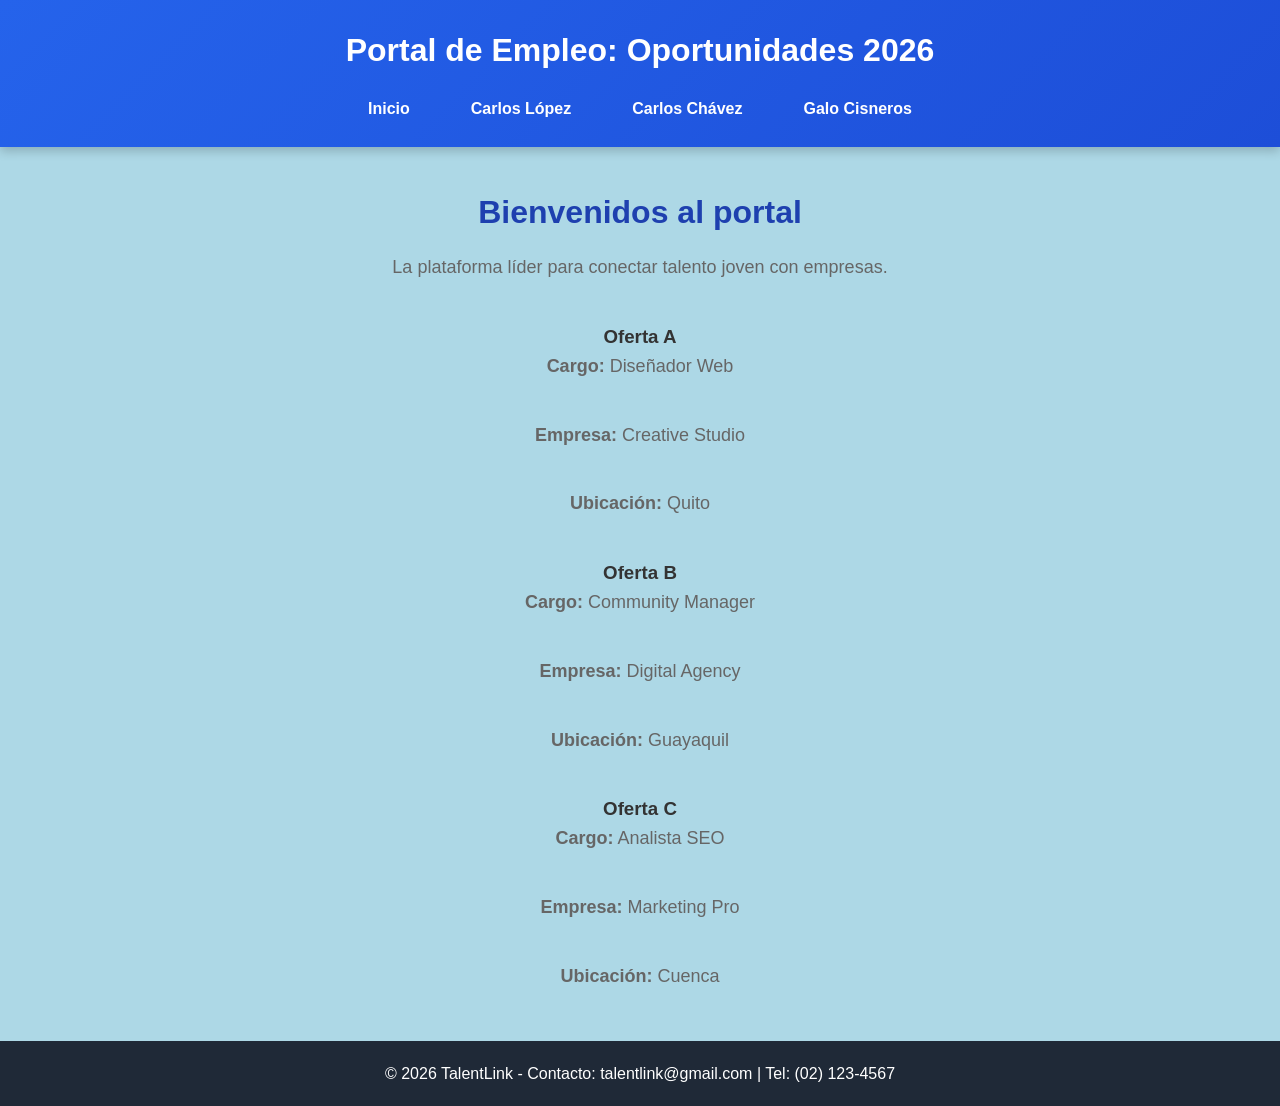
<file: index.html>
<!doctype html>
<html lang="es">
  <head>
    <meta charset="UTF-8" />
    <meta name="viewport" content="width=device-width, initial-scale=1.0" />
    <title>Portal de Empleo Universitario</title>
    <link rel="stylesheet" href="css/styles.css" />
  </head>

  <body>
    <header>
        <h1>Portal de Empleo: Oportunidades 2026</h1>
        <nav>
            <ul>
                <li><a href="index.html">Inicio</a></li>
                <li><a href="cv/cv_cv1.html">Carlos López</a></li>
                <li><a href="cv/cv_cv2.html">Carlos Chávez</a></li>
                <li><a href="cv/cv_cv3.html">Galo Cisneros</a></li>
            </ul>
        </nav>
    </header>

    <main>
      <h2>Bienvenidos al portal</h2>
      <p>La plataforma líder para conectar talento joven con empresas.</p>
      
      <div id="contenedor-destacados">
        <div class="oferta">
          <h3>Oferta A</h3>
          <p><strong>Cargo:</strong> Diseñador Web</p>
          <p><strong>Empresa:</strong> Creative Studio</p>
          <p><strong>Ubicación:</strong> Quito</p>
        </div>
      </div>
      <div id="contenedor-destacados">
         <div class="oferta">
            <h3>Oferta B</h3>
            <p><strong>Cargo:</strong> Community Manager</p>
            <p><strong>Empresa:</strong> Digital Agency</p>
            <p><strong>Ubicación:</strong> Guayaquil</p>
        </div>
      </div>
      <div id="destacadoscontainer">
         <div class="oferta">
             <h3>Oferta C</h3>
             <p><strong>Cargo:</strong> Analista SEO</p>
             <p><strong>Empresa:</strong> Marketing Pro</p>
             <p><strong>Ubicación:</strong> Cuenca</p>
         </div>
      </div>
    </main>

    <footer>
        <p>© 2026 TalentLink - Contacto: talentlink@gmail.com | Tel: (02) 123-4567</p>
    </footer>
  </body>
</html>
</file>
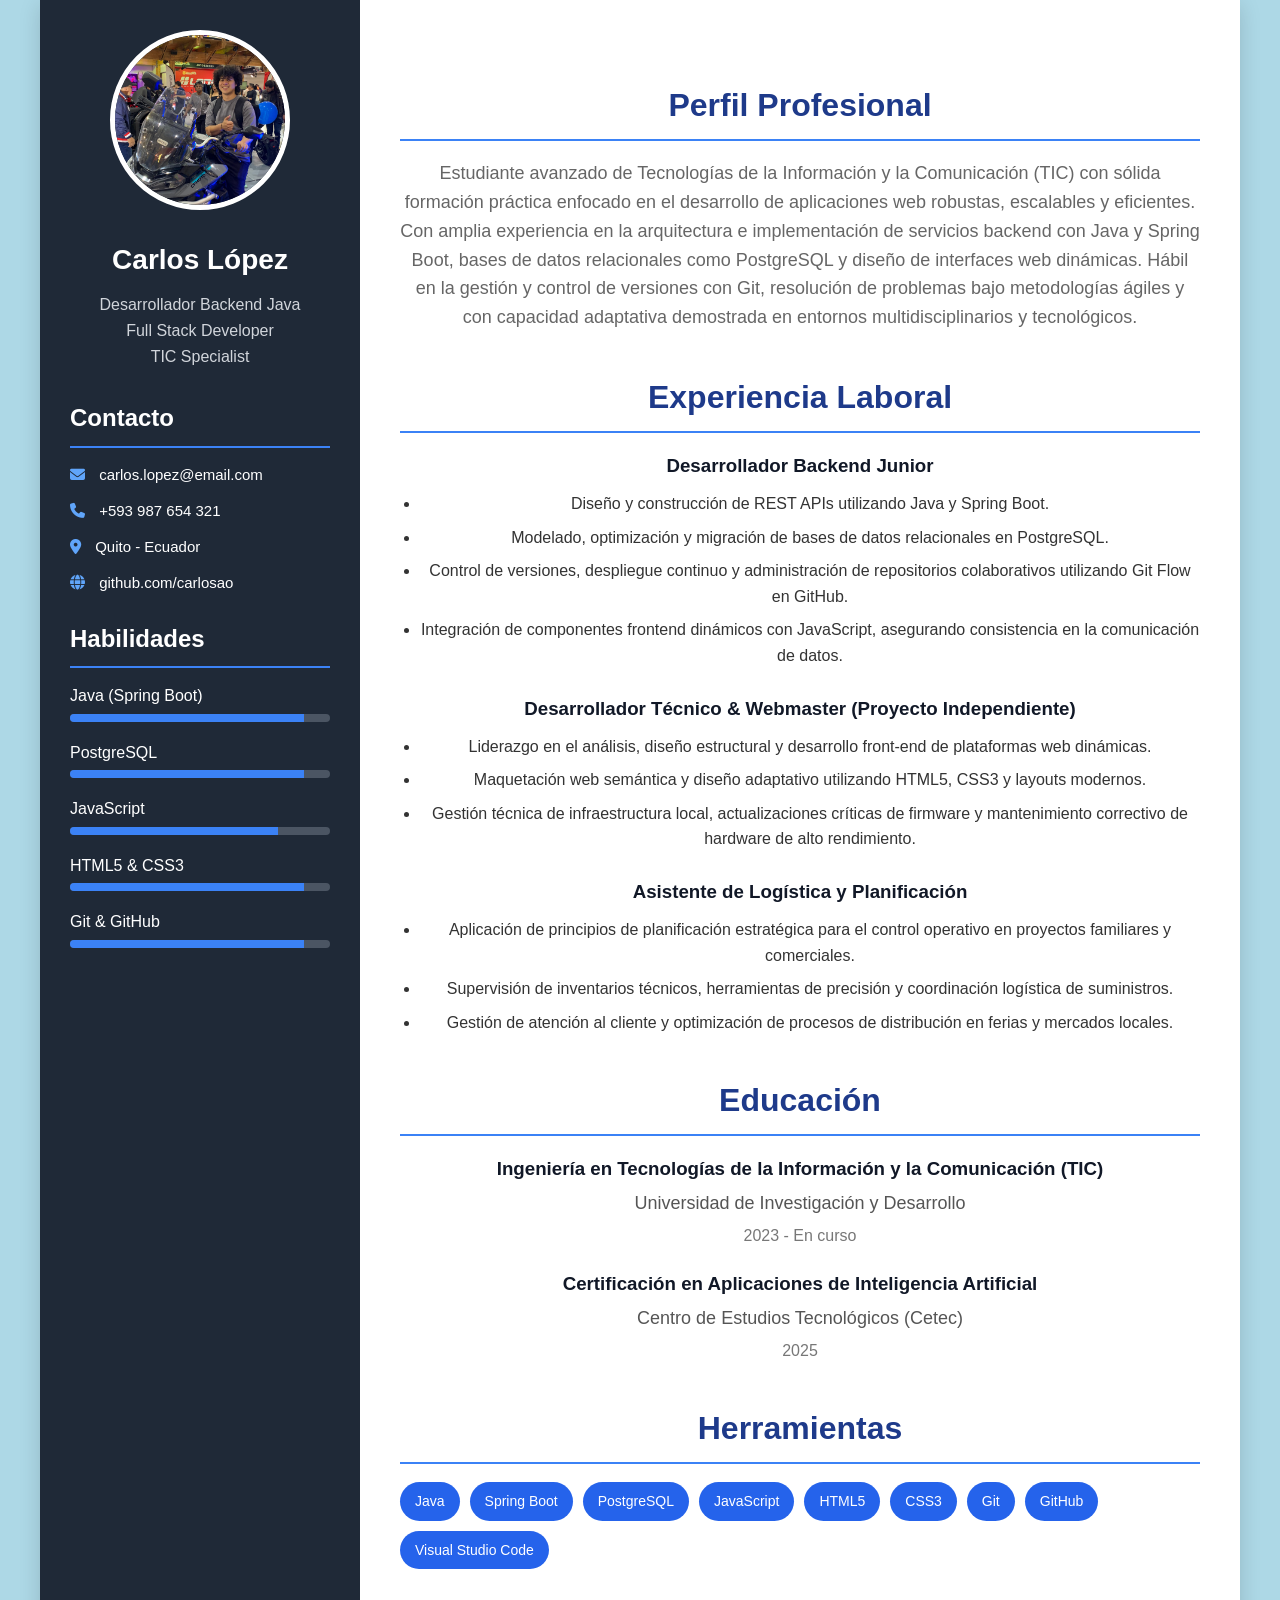
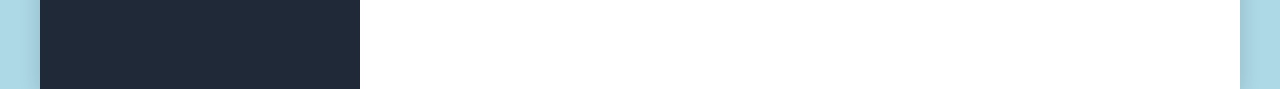
<file: cv/cv_cv1.html>
<!DOCTYPE html>
<html lang="es">
<head>
    <meta charset="UTF-8">
    <meta name="viewport" content="width=device-width, initial-scale=1.0">
    <title>CV - Carlos López</title>

    <!-- Hoja de estilos -->
    <link rel="stylesheet" href="../css/styles.css">

    <!-- Iconos -->
    <link rel="stylesheet"
        href="https://cdnjs.cloudflare.com/ajax/libs/font-awesome/6.5.2/css/all.min.css">
</head>

<body>

<div class="cv-container">

    <!-- ==================== SIDEBAR ==================== -->

    <aside class="sidebar">

        <div class="perfil">

            <img src="../img/carlos.jpeg" alt="Foto de Carlos López" class="foto-perfil">

            <h1>Carlos López</h1>

            <p class="cargo">
                Desarrollador Backend Java 
                <br>
                Full Stack Developer 
                <br>
                TIC Specialist
            </p>

        </div>

        <section class="contacto">

            <h2>Contacto</h2>

            <ul>

                <li>
                    <i class="fa-solid fa-envelope"></i>
                    carlos.lopez@email.com
                </li>

                <li>
                    <i class="fa-solid fa-phone"></i>
                    +593 987 654 321
                </li>

                <li>
                    <i class="fa-solid fa-location-dot"></i>
                    Quito - Ecuador
                </li>

                <li>
                    <i class="fa-solid fa-globe"></i>
                    github.com/carlosao
                </li>

            </ul>

        </section>

        <section class="habilidades">

            <h2>Habilidades</h2>

            <div class="skill">
                <span>Java (Spring Boot)</span>
                <div class="barra">
                    <div class="nivel noventa"></div>
                </div>
            </div>

            <div class="skill">
                <span>PostgreSQL</span>
                <div class="barra">
                    <div class="nivel noventa"></div>
                </div>
            </div>

            <div class="skill">
                <span>JavaScript</span>
                <div class="barra">
                    <div class="nivel ochenta"></div>
                </div>
            </div>

            <div class="skill">
                <span>HTML5 & CSS3</span>
                <div class="barra">
                    <div class="nivel noventa"></div>
                </div>
            </div>

            <div class="skill">
                <span>Git & GitHub</span>
                <div class="barra">
                    <div class="nivel noventa"></div>
                </div>
            </div>

        </section>

    </aside>

    <!-- ==================== CONTENIDO ==================== -->

    <main class="contenido">

        <section class="sobre-mi">

            <h2>Perfil Profesional</h2>

            <p>
                Estudiante avanzado de Tecnologías de la Información y la Comunicación (TIC) con sólida formación práctica enfocado en el desarrollo de aplicaciones web robustas, escalables y eficientes. Con amplia experiencia en la arquitectura e implementación de servicios backend con Java y Spring Boot, bases de datos relacionales como PostgreSQL y diseño de interfaces web dinámicas. Hábil en la gestión y control de versiones con Git, resolución de problemas bajo metodologías ágiles y con capacidad adaptativa demostrada en entornos multidisciplinarios y tecnológicos.
            </p>

        </section>

        <section class="experiencia">

            <h2>Experiencia Laboral</h2>

            <article class="trabajo">

                <h3>Desarrollador Backend Junior</h3>

                <ul>

                    <li>Diseño y construcción de REST APIs utilizando Java y Spring Boot.</li>

                    <li>Modelado, optimización y migración de bases de datos relacionales en PostgreSQL.</li>

                    <li>Control de versiones, despliegue continuo y administración de repositorios colaborativos utilizando Git Flow en GitHub.</li>

                    <li>Integración de componentes frontend dinámicos con JavaScript, asegurando consistencia en la comunicación de datos.</li>

                </ul>

            </article>

            <article class="trabajo">

                <h3>Desarrollador Técnico & Webmaster (Proyecto Independiente)</h3>

                <ul>

                    <li>Liderazgo en el análisis, diseño estructural y desarrollo front-end de plataformas web dinámicas.</li>

                    <li>Maquetación web semántica y diseño adaptativo utilizando HTML5, CSS3 y layouts modernos.</li>

                    <li>Gestión técnica de infraestructura local, actualizaciones críticas de firmware y mantenimiento correctivo de hardware de alto rendimiento.</li>

                </ul>

            </article>

            <article class="trabajo">

                <h3>Asistente de Logística y Planificación</h3>

                <ul>

                    <li>Aplicación de principios de planificación estratégica para el control operativo en proyectos familiares y comerciales.</li>

                    <li>Supervisión de inventarios técnicos, herramientas de precisión y coordinación logística de suministros.</li>

                    <li>Gestión de atención al cliente y optimización de procesos de distribución en ferias y mercados locales.</li>

                </ul>

            </article>

        </section>

        <section class="educacion">

            <h2>Educación</h2>

            <div class="estudio">

                <h3>Ingeniería en Tecnologías de la Información y la Comunicación (TIC)</h3>

                <p>Universidad de Investigación y Desarrollo</p>

                <span>2023 - En curso</span>

            </div>

            <div class="estudio">

                <h3>Certificación en Aplicaciones de Inteligencia Artificial</h3>

                <p>Centro de Estudios Tecnológicos (Cetec)</p>

                <span>2025</span>

            </div>

        </section>

        <section class="herramientas">

            <h2>Herramientas</h2>

            <div class="lista-herramientas">

                <span>Java</span>

                <span>Spring Boot</span>

                <span>PostgreSQL</span>

                <span>JavaScript</span>

                <span>HTML5</span>

                <span>CSS3</span>

                <span>Git</span>

                <span>GitHub</span>

                <span>Visual Studio Code</span>

            </div>

        </section>

    </main>

</div>

</body>
</html>
</file>
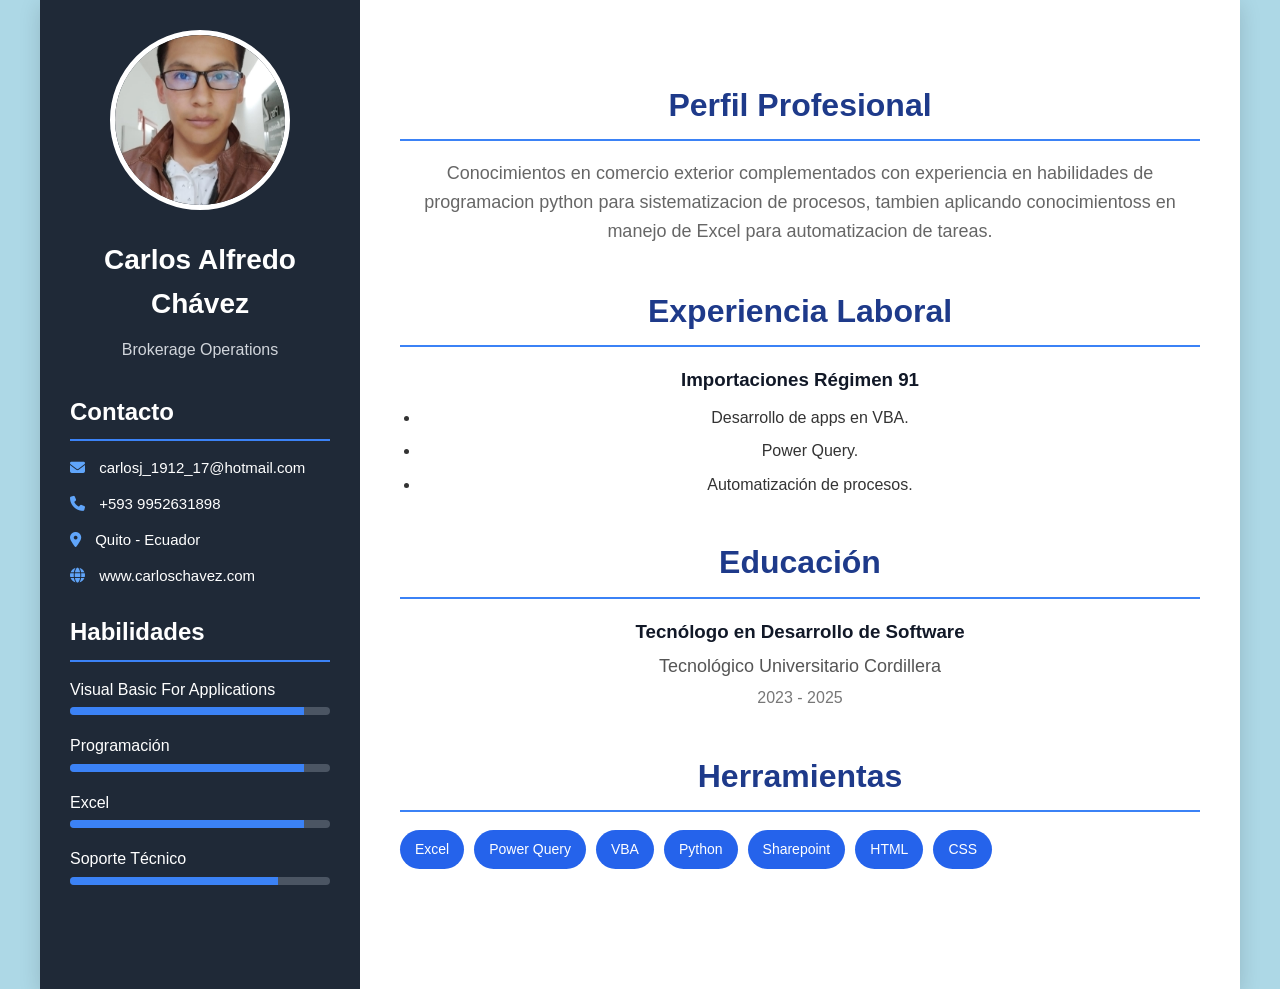
<file: cv/cv_cv2.html>
<!DOCTYPE html>
<html lang="es">

<head>
    <meta charset="UTF-8">
    <meta name="viewport" content="width=device-width, initial-scale=1.0">
    <title>Carlos Alfredo Chávez</title>

    <!-- Hoja de estilos -->
    <link rel="stylesheet" href="../css/styles.css">

    <!-- Iconos -->
    <link rel="stylesheet" href="https://cdnjs.cloudflare.com/ajax/libs/font-awesome/6.5.2/css/all.min.css">
</head>

<body>

    <div class="cv-container">

        <!-- ==================== SIDEBAR ==================== -->

        <aside class="sidebar">

            <div class="perfil">

                <img src="../img/fotoCarlos.webp" alt="Foto de Carlos Alfredo Chávez" class="foto-perfil">

                <h1>Carlos Alfredo Chávez</h1>

                <p class="cargo">
                    Brokerage Operations <br>
                </p>

            </div>

            <section class="contacto">

                <h2>Contacto</h2>

                <ul>

                    <li>
                        <i class="fa-solid fa-envelope"></i>
                        carlosj_1912_17@hotmail.com
                    </li>

                    <li>
                        <i class="fa-solid fa-phone"></i>
                        +593 9952631898
                    </li>

                    <li>
                        <i class="fa-solid fa-location-dot"></i>
                        Quito - Ecuador
                    </li>

                    <li>
                        <i class="fa-solid fa-globe"></i>
                        www.carloschavez.com
                    </li>

                </ul>

            </section>

            <section class="habilidades">

                <h2>Habilidades</h2>

                <div class="skill">
                    <span>Visual Basic For Applications</span>
                    <div class="barra">
                        <div class="nivel noventa"></div>
                    </div>
                </div>

                <div class="skill">
                    <span>Programación</span>
                    <div class="barra">
                        <div class="nivel noventa"></div>
                    </div>
                </div>

                <div class="skill">
                    <span>Excel</span>
                    <div class="barra">
                        <div class="nivel noventa"></div>
                    </div>
                </div>

                <div class="skill">
                    <span>Soporte Técnico</span>
                    <div class="barra">
                        <div class="nivel ochenta"></div>
                    </div>
                </div>

            </section>

        </aside>

        <!-- ==================== CONTENIDO ==================== -->

        <main class="contenido">

            <section class="sobre-mi">

                <h2>Perfil Profesional</h2>

                <p>

                    Conocimientos en comercio exterior complementados con experiencia en habilidades de programacion
                    python para sistematizacion de procesos, tambien aplicando conocimientoss
                    en manejo de Excel para automatizacion de tareas.

                </p>

            </section>

            <section class="experiencia">

                <h2>Experiencia Laboral</h2>

                <article class="trabajo">

                    <h3>Importaciones Régimen 91</h3>

                    <ul>

                        <li>Desarrollo de apps en VBA.</li>

                        <li>Power Query.</li>
                        <li>Automatización de procesos.</li>
                    </ul>

                </article>

            </section>

            <section class="educacion">

                <h2>Educación</h2>

                <div class="estudio">

                    <h3>Tecnólogo en Desarrollo de Software</h3>

                    <p>Tecnológico Universitario Cordillera</p>

                    <span>2023 - 2025</span>

                </div>

            </section>

            <section class="herramientas">

                <h2>Herramientas</h2>

                <div class="lista-herramientas">

                    <span>Excel</span>

                    <span>Power Query</span>

                    <span>VBA</span>

                    <span>Python</span>

                    <span>Sharepoint</span>

                    <span>HTML</span>

                    <span>CSS</span>

                </div>

            </section>

        </main>

    </div>

</body>

</html>
</file>
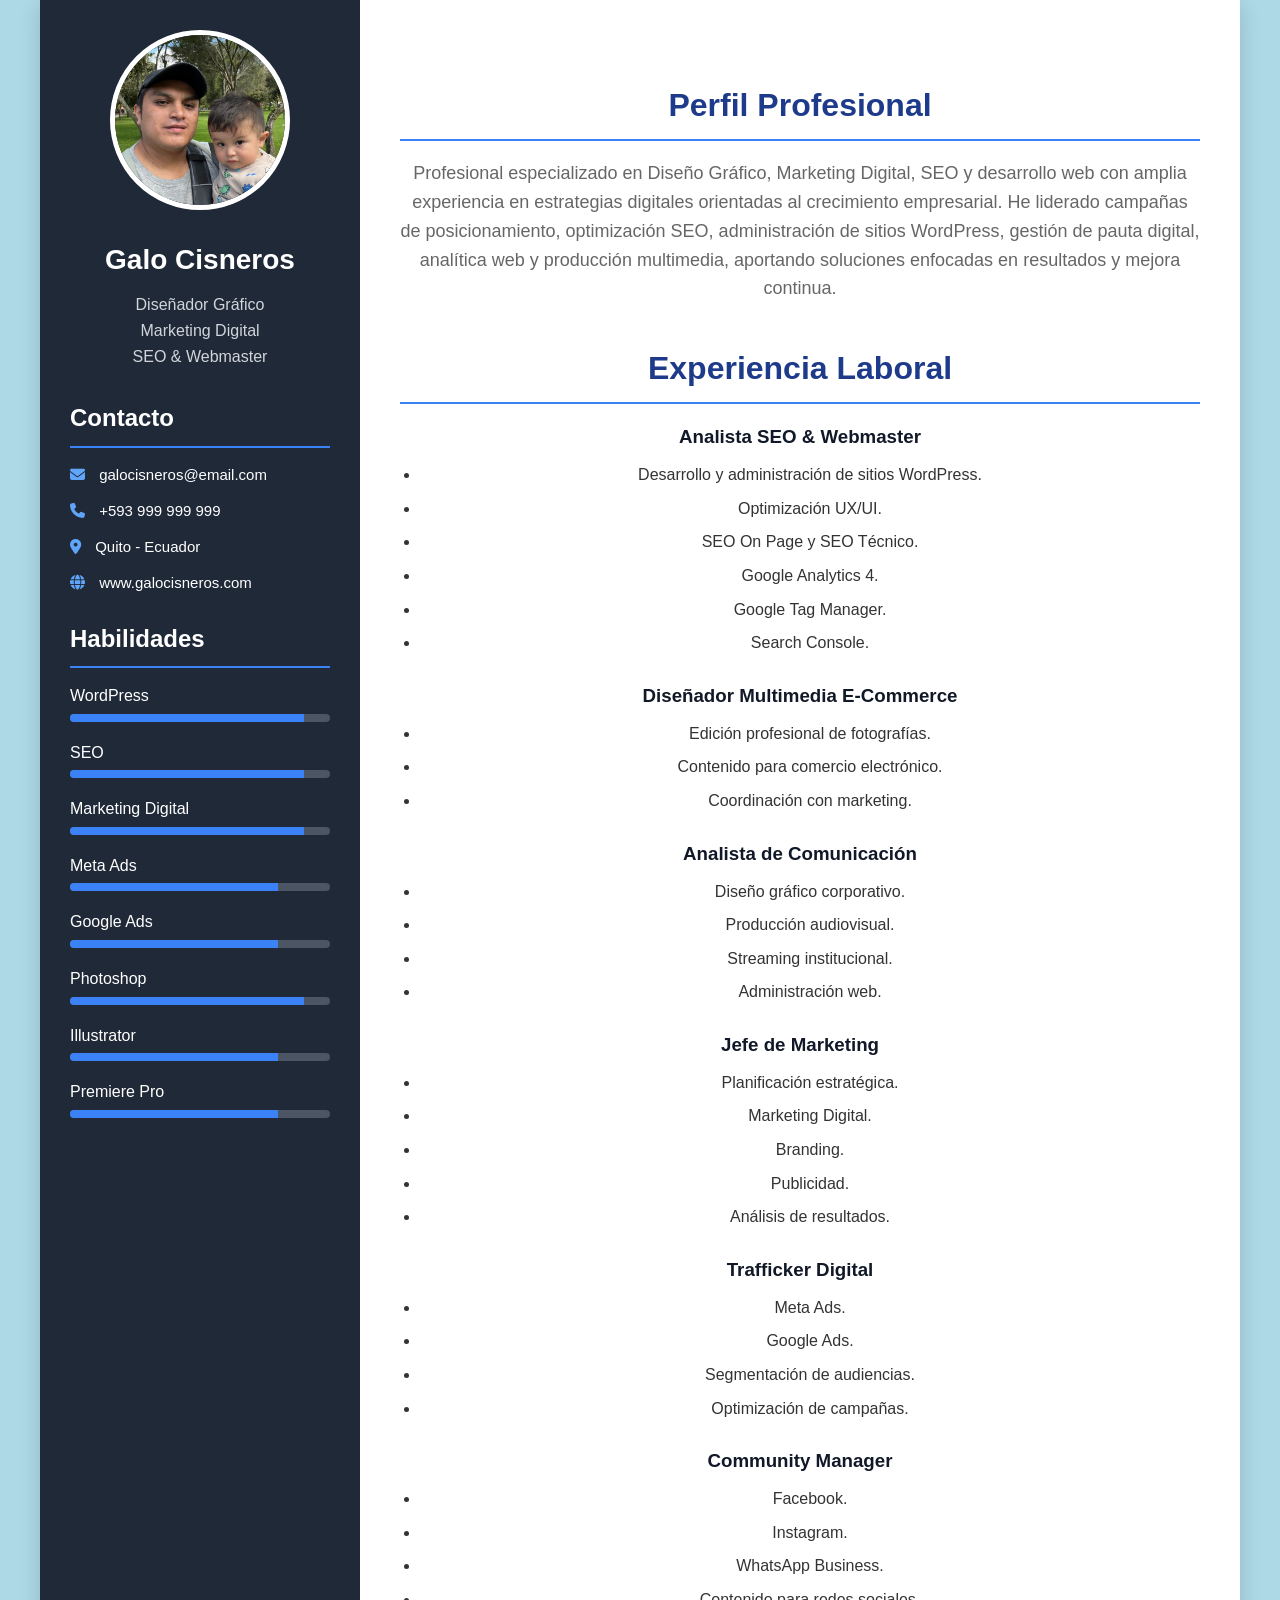
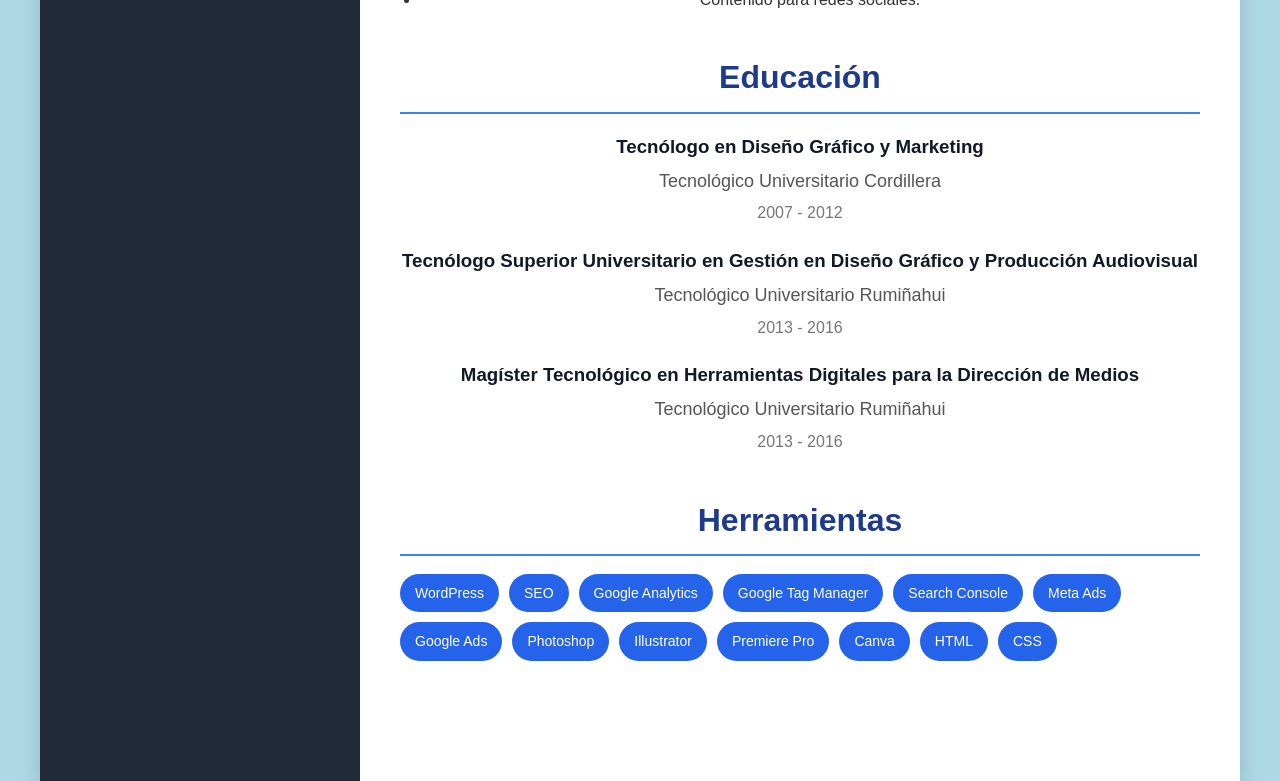
<file: cv/cv_cv3.html>
<!DOCTYPE html>
<html lang="es">
<head>
    <meta charset="UTF-8">
    <meta name="viewport" content="width=device-width, initial-scale=1.0">
    <title>CV - Galo Cisneros</title>

    <!-- Hoja de estilos -->
    <link rel="stylesheet" href="../css/styles.css">

    <!-- Iconos -->
    <link rel="stylesheet"
        href="https://cdnjs.cloudflare.com/ajax/libs/font-awesome/6.5.2/css/all.min.css">
</head>

<body>

<div class="cv-container">

    <!-- ==================== SIDEBAR ==================== -->

    <aside class="sidebar">

        <div class="perfil">

            <img src="../img/Galo.jpeg" alt="Foto de Galo Cisneros" class="foto-perfil">

            <h1>Galo Cisneros</h1>

            <p class="cargo">
                Diseñador Gráfico <br>
                Marketing Digital <br>
                SEO & Webmaster
            </p>

        </div>

        <section class="contacto">

            <h2>Contacto</h2>

            <ul>

                <li>
                    <i class="fa-solid fa-envelope"></i>
                    galocisneros@email.com
                </li>

                <li>
                    <i class="fa-solid fa-phone"></i>
                    +593 999 999 999
                </li>

                <li>
                    <i class="fa-solid fa-location-dot"></i>
                    Quito - Ecuador
                </li>

                <li>
                    <i class="fa-solid fa-globe"></i>
                    www.galocisneros.com
                </li>

            </ul>

        </section>

        <section class="habilidades">

            <h2>Habilidades</h2>

            <div class="skill">
                <span>WordPress</span>
                <div class="barra">
                    <div class="nivel noventa"></div>
                </div>
            </div>

            <div class="skill">
                <span>SEO</span>
                <div class="barra">
                    <div class="nivel noventa"></div>
                </div>
            </div>

            <div class="skill">
                <span>Marketing Digital</span>
                <div class="barra">
                    <div class="nivel noventa"></div>
                </div>
            </div>

            <div class="skill">
                <span>Meta Ads</span>
                <div class="barra">
                    <div class="nivel ochenta"></div>
                </div>
            </div>

            <div class="skill">
                <span>Google Ads</span>
                <div class="barra">
                    <div class="nivel ochenta"></div>
                </div>
            </div>

            <div class="skill">
                <span>Photoshop</span>
                <div class="barra">
                    <div class="nivel noventa"></div>
                </div>
            </div>

            <div class="skill">
                <span>Illustrator</span>
                <div class="barra">
                    <div class="nivel ochenta"></div>
                </div>
            </div>

            <div class="skill">
                <span>Premiere Pro</span>
                <div class="barra">
                    <div class="nivel ochenta"></div>
                </div>
            </div>

        </section>

    </aside>

    <!-- ==================== CONTENIDO ==================== -->

    <main class="contenido">

        <section class="sobre-mi">

            <h2>Perfil Profesional</h2>

            <p>

                Profesional especializado en Diseño Gráfico,
                Marketing Digital, SEO y desarrollo web con amplia
                experiencia en estrategias digitales orientadas al
                crecimiento empresarial. He liderado campañas de
                posicionamiento, optimización SEO, administración
                de sitios WordPress, gestión de pauta digital,
                analítica web y producción multimedia, aportando
                soluciones enfocadas en resultados y mejora continua.

            </p>

        </section>

        <section class="experiencia">

            <h2>Experiencia Laboral</h2>

            <article class="trabajo">

                <h3>Analista SEO & Webmaster</h3>

                <ul>

                    <li>Desarrollo y administración de sitios WordPress.</li>

                    <li>Optimización UX/UI.</li>

                    <li>SEO On Page y SEO Técnico.</li>

                    <li>Google Analytics 4.</li>

                    <li>Google Tag Manager.</li>

                    <li>Search Console.</li>

                </ul>

            </article>

            <article class="trabajo">

                <h3>Diseñador Multimedia E-Commerce</h3>

                <ul>

                    <li>Edición profesional de fotografías.</li>

                    <li>Contenido para comercio electrónico.</li>

                    <li>Coordinación con marketing.</li>

                </ul>

            </article>

            <article class="trabajo">

                <h3>Analista de Comunicación</h3>

                <ul>

                    <li>Diseño gráfico corporativo.</li>

                    <li>Producción audiovisual.</li>

                    <li>Streaming institucional.</li>

                    <li>Administración web.</li>

                </ul>

            </article>

            <article class="trabajo">

                <h3>Jefe de Marketing</h3>

                <ul>

                    <li>Planificación estratégica.</li>

                    <li>Marketing Digital.</li>

                    <li>Branding.</li>

                    <li>Publicidad.</li>

                    <li>Análisis de resultados.</li>

                </ul>

            </article>

            <article class="trabajo">

                <h3>Trafficker Digital</h3>

                <ul>

                    <li>Meta Ads.</li>

                    <li>Google Ads.</li>

                    <li>Segmentación de audiencias.</li>

                    <li>Optimización de campañas.</li>

                </ul>

            </article>

            <article class="trabajo">

                <h3>Community Manager</h3>

                <ul>

                    <li>Facebook.</li>

                    <li>Instagram.</li>

                    <li>WhatsApp Business.</li>

                    <li>Contenido para redes sociales.</li>

                </ul>

            </article>

        </section>

        <section class="educacion">

            <h2>Educación</h2>

            <div class="estudio">

                <h3>Tecnólogo en Diseño Gráfico y Marketing</h3>

                <p>Tecnológico Universitario Cordillera</p>

                <span>2007 - 2012</span>

            </div>

            <div class="estudio">

                <h3>Tecnólogo Superior Universitario en Gestión en Diseño Gráfico y Producción Audiovisual</h3>

                <p>Tecnológico Universitario Rumiñahui</p>

                <span>2013 - 2016</span>

            </div>

            <div class="estudio">

                <h3>Magíster Tecnológico en Herramientas Digitales para la Dirección de Medios</h3>

                <p>Tecnológico Universitario Rumiñahui</p>

                <span>2013 - 2016</span>

            </div>

        </section>

        <section class="herramientas">

            <h2>Herramientas</h2>

            <div class="lista-herramientas">

                <span>WordPress</span>

                <span>SEO</span>

                <span>Google Analytics</span>

                <span>Google Tag Manager</span>

                <span>Search Console</span>

                <span>Meta Ads</span>

                <span>Google Ads</span>

                <span>Photoshop</span>

                <span>Illustrator</span>

                <span>Premiere Pro</span>

                <span>Canva</span>

                <span>HTML</span>

                <span>CSS</span>

            </div>

        </section>

    </main>

</div>

</body>
</html>
</file>
<file: css/styles.css>
/* ===========================
   ESTILOS GENERALES
=========================== */

* {
    margin: 0;
    padding: 0;
    box-sizing: border-box;
}

body{
    font-family:Arial, Helvetica, sans-serif;
    background:lightgreen;
    color:#333;
    line-height:1.6;
}

/* ===========================
   HEADER
=========================== */

header {
    background: linear-gradient(135deg, #2563eb, #1d4ed8);
    color: white;
    padding: 25px 40px;
    box-shadow: 0 4px 10px rgba(0, 0, 0, .2);
}

header h1 {
    text-align: center;
    margin-bottom: 20px;
    font-size: 2rem;
}

/* ===========================
   MENÚ
=========================== */

nav ul {
    list-style: none;
    display: flex;
    justify-content: center;
    gap: 25px;
    flex-wrap: wrap;
}

nav a {
    text-decoration: none;
    color: white;
    font-weight: bold;
    padding: 10px 18px;
    border-radius: 8px;
    transition: .3s;
}

nav a:hover {
    background: white;
    color: #2563eb;
}

/* ===========================
   CONTENIDO
=========================== */

main {
    max-width: 1200px;
    margin: 40px auto;
    padding: 0 20px;
    text-align: center;
}

main h2 {
    font-size: 2rem;
    color: #1e40af;
    margin-bottom: 15px;
}

main p {
    color: #666;
    margin-bottom: 40px;
    font-size: 18px;
}

/* ===========================
   TARJETAS
=========================== */

#contenedor-destacados{
    display:flex;
    flex-direction:column;
}

.card {
    background: white;
    border-radius: 15px;
    overflow: hidden;
    box-shadow: 0 8px 20px rgba(0, 0, 0, .12);
    transition: .3s;
    text-align: left;
}

.card:hover {
    transform: translateY(-8px);
}

.card img {
    width: 100%;
    height: 180px;
    object-fit: cover;
}

.card .contenido {
    padding: 20px;
}

.card h3 {
    color: #1e3a8a;
    margin-bottom: 10px;
}

.card p {
    color: #555;
    margin-bottom: 20px;
}

.card a {
    display: inline-block;
    text-decoration: none;
    background: #2563eb;
    color: white;
    padding: 10px 18px;
    border-radius: 8px;
    transition: .3s;
}

.card a:hover {
    background: #1d4ed8;
}

/* ===========================
   FOOTER
=========================== */

footer {
    margin-top: 50px;
    background: #1f2937;
    color: white;
    text-align: center;
    padding: 20px;
}

/* ===========================
   RESPONSIVE
=========================== */

@media(max-width:768px) {

    header {
        padding: 20px;
    }

    header h1 {
        font-size: 1.5rem;
    }

    nav ul {
        flex-direction: column;
        gap: 10px;
    }

}

/* Reset */
* {
    margin: 0;
    padding: 0;
    box-sizing: border-box;
}

body{
    background:lightblue;
}
/* Contenedor principal */

.cv-container {
    max-width: 1200px;
    margin: auto;
    display: grid;
    grid-template-columns: 320px 1fr;
    background: #fff;
    box-shadow: 0 5px 20px rgba(0, 0, 0, .15);
}

/* Sidebar */

.sidebar {
    background: #1f2937;
    color: #fff;
    padding: 30px;
}

.perfil {
    text-align: center;
    margin-bottom: 30px;
}

.foto-perfil {
    width: 180px;
    height: 180px;
    border-radius: 50%;
    object-fit: cover;
    border: 5px solid white;
    margin-bottom: 20px;
}

.perfil h1 {
    font-size: 28px;
    margin-bottom: 10px;
}

.cargo {
    color: #d1d5db;
}

.sidebar h2 {
    margin: 25px 0 15px;
    border-bottom: 2px solid #3b82f6;
    padding-bottom: 8px;
}

.sidebar ul {
    list-style: none;
}

.sidebar li {
    margin-bottom: 12px;
    font-size: 15px;
}

.sidebar i {
    color: #60a5fa;
    margin-right: 10px;
}

/* Habilidades */

.skill {
    margin-bottom: 18px;
}

.skill span {
    display: block;
    margin-bottom: 5px;
}

.barra {
    width: 100%;
    height: 8px;
    background: #4b5563;
    border-radius: 20px;
    overflow: hidden;
}

.nivel {
    height: 100%;
    background: #3b82f6;
}

.noventa {
    width: 90%;
}

.ochenta {
    width: 80%;
}

/* Contenido */

.contenido {
    padding: 40px;
}

.contenido section {
    margin-bottom: 40px;
}

.contenido h2 {
    color: #1e3a8a;
    margin-bottom: 18px;
    border-bottom: 2px solid #3b82f6;
    padding-bottom: 8px;
}

.trabajo {
    margin-bottom: 25px;
}

.trabajo h3 {
    color: #111827;
    margin-bottom: 10px;
}

.trabajo ul {
    margin-left: 20px;
}

.trabajo li {
    margin-bottom: 8px;
}

.estudio {
    margin-bottom: 20px;
}

.estudio h3 {
    color: #111827;
}

.estudio p {
    color: #555;
    margin: 5px 0;
}

.estudio span {
    color: #777;
}

.lista-herramientas {
    display: flex;
    flex-wrap: wrap;
    gap: 10px;
}

.lista-herramientas span {
    background: #2563eb;
    color: #fff;
    padding: 8px 15px;
    border-radius: 20px;
    font-size: 14px;
}

/* Responsive */

@media(max-width:900px) {

    .cv-container {
        grid-template-columns: 1fr;
    }

    .sidebar {
        text-align: center;
    }

    .contenido {
        padding: 25px;
    }

}
</file>
